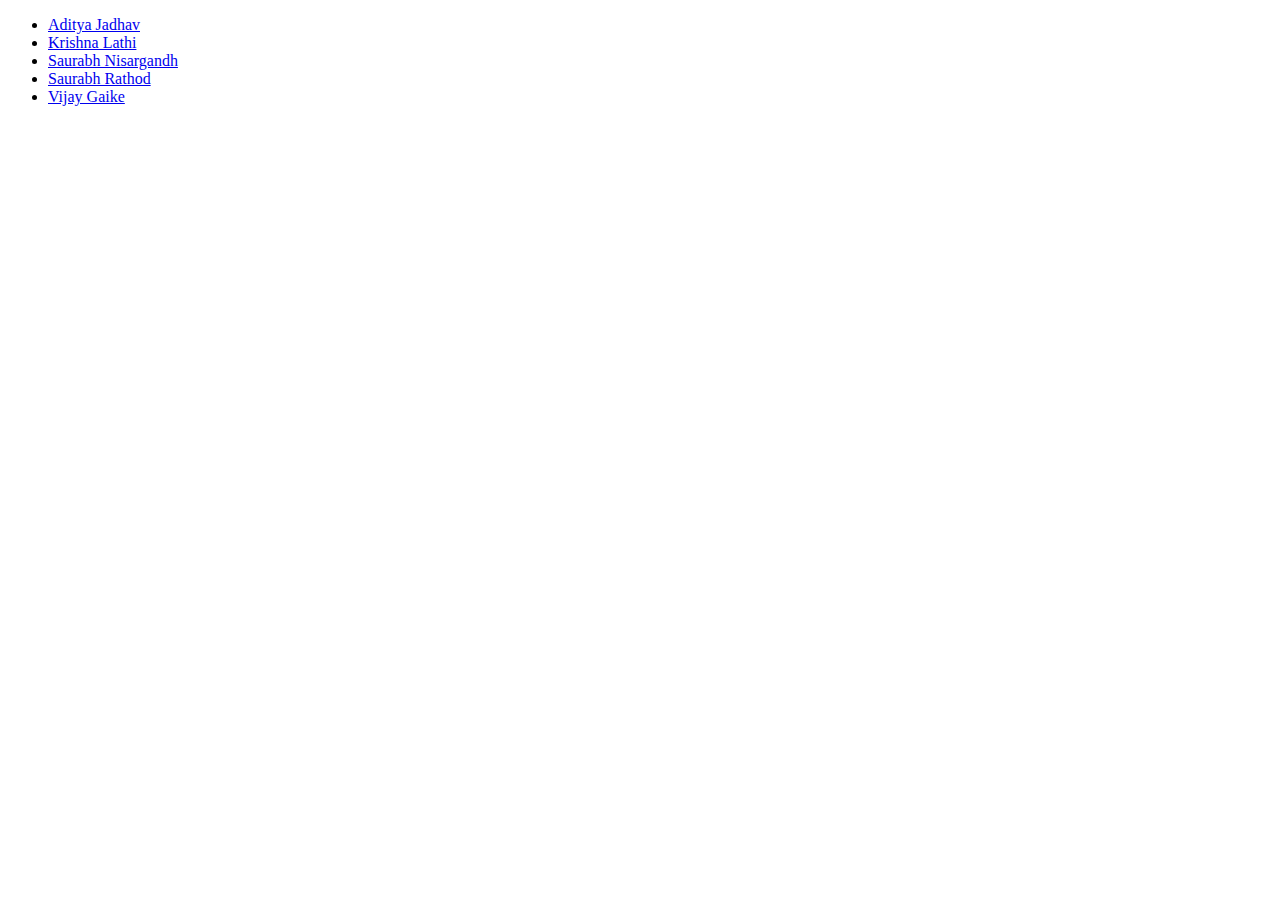
<file: index.html>
<!DOCTYPE html>
<html lang="en">
<head>
  <meta charset="UTF-8">
  <meta name="viewport" content="width=device-width, initial-scale=1.0"> <!-- displays site properly based on user's device -->

  <link rel="icon" type="image/png" sizes="32x32" href="./images/favicon-32x32.png">
  
  <title>Frontend Mentor | Base Apparel coming soon page</title>

</head>
<body>
  <div>
    <ul>
      <li><a href="./members/aditya_jadhav/index.html">Aditya Jadhav</a></li>
      <li><a href="./members/krishna_lathi/index.html">Krishna Lathi</a></li>
      <li><a href="#">Saurabh Nisargandh</a></li>
      <li><a href="./members/saurabh_rathod/index.html">Saurabh Rathod</a></li>
      <li><a href="./members/vijay_gaike/index.html">Vijay Gaike</a></li>
    </ul>
  </div>
</body>
</html>
</file>
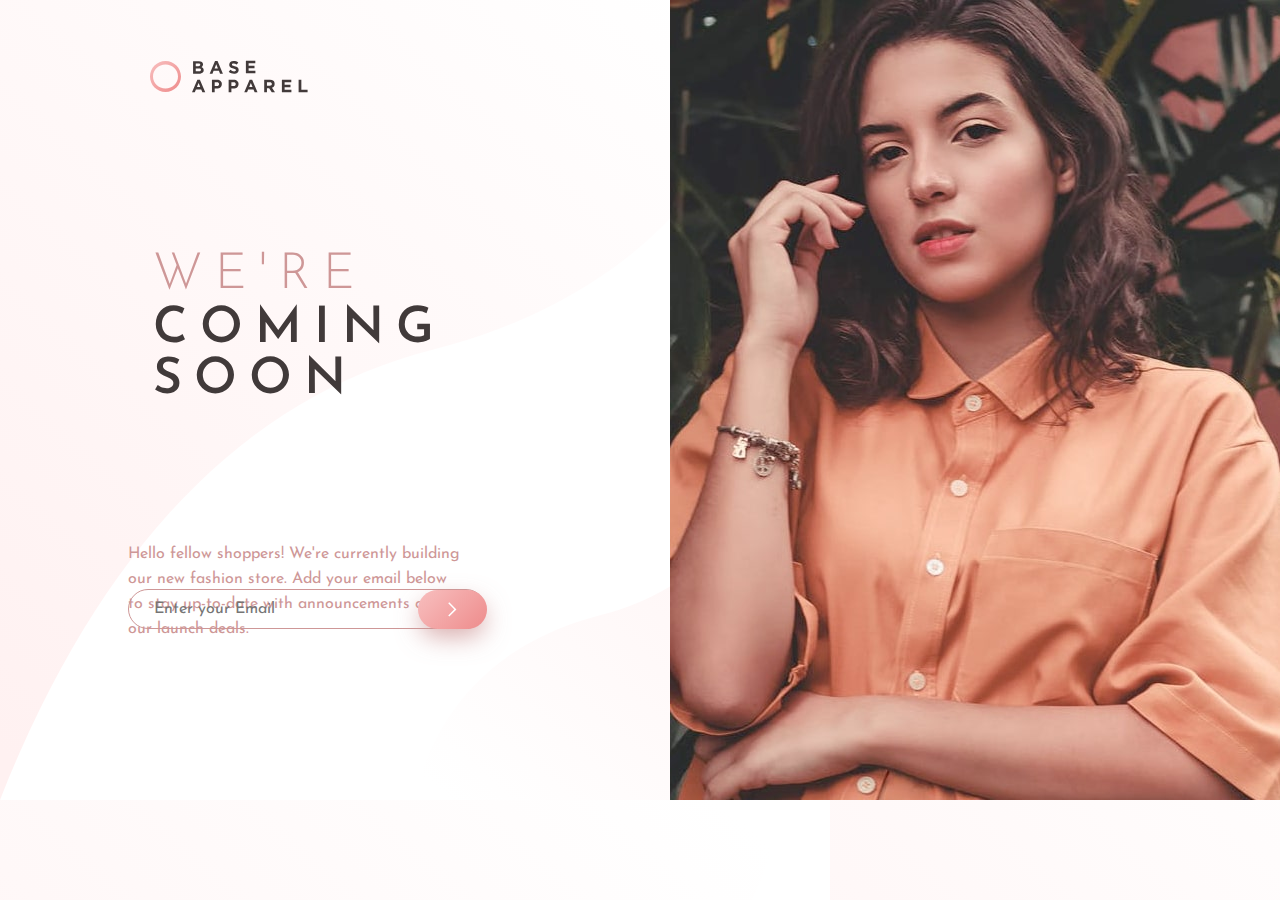
<file: members/aditya_jadhav/index.html>
<!DOCTYPE html>
<html lang="en">
<head>
    <meta charset="UTF-8">
    <link rel="preconnect" href="https://fonts.googleapis.com">
    <link rel="preconnect" href="https://fonts.gstatic.com" crossorigin>
    <link href="https://fonts.googleapis.com/css2?family=Josefin+Sans:wght@300&display=swap" rel="stylesheet">
    <link href="https://fonts.googleapis.com/css2?family=Josefin+Sans:wght@400&display=swap" rel="stylesheet">
    <link href="https://fonts.googleapis.com/css2?family=Josefin+Sans:wght@600&display=swap" rel="stylesheet">
    <meta name="viewport" content="width=device-width, initial-scale=1.0">
    <link rel="stylesheet" href="./style.css">
    <title>Document</title>
</head>
<body>
    <div>
        <div class="logo"> <img src="../../assets/images/logo.svg" alt="logo image"></div>

        <div class="head">
            <h1>WE'RE</h1>
            <h1><span class="span">COMING<br>SOON</span></h1>
        </div>
        <div class="para">
            <p>Hello fellow shoppers! We're currently building our new fashion store. Add your email below to stay up-to-date with announcements and our launch deals.</p>
        </div>


        <div class="btn"> 
            <div action="" class="searchbar">
                <input type="text" placeholder="Enter your Email" class="input-mail" >
                <button type="submit" id="next-button"><img src="../../assets/images/icon-arrow.svg"></button>
            </div>
            </div>
        
    </div> 

    <div class="sideimg"> <img src="../../assets/images/hero-desktop.jpg" alt=""></div>
    
    
    
    
</body>
</html>
</file>
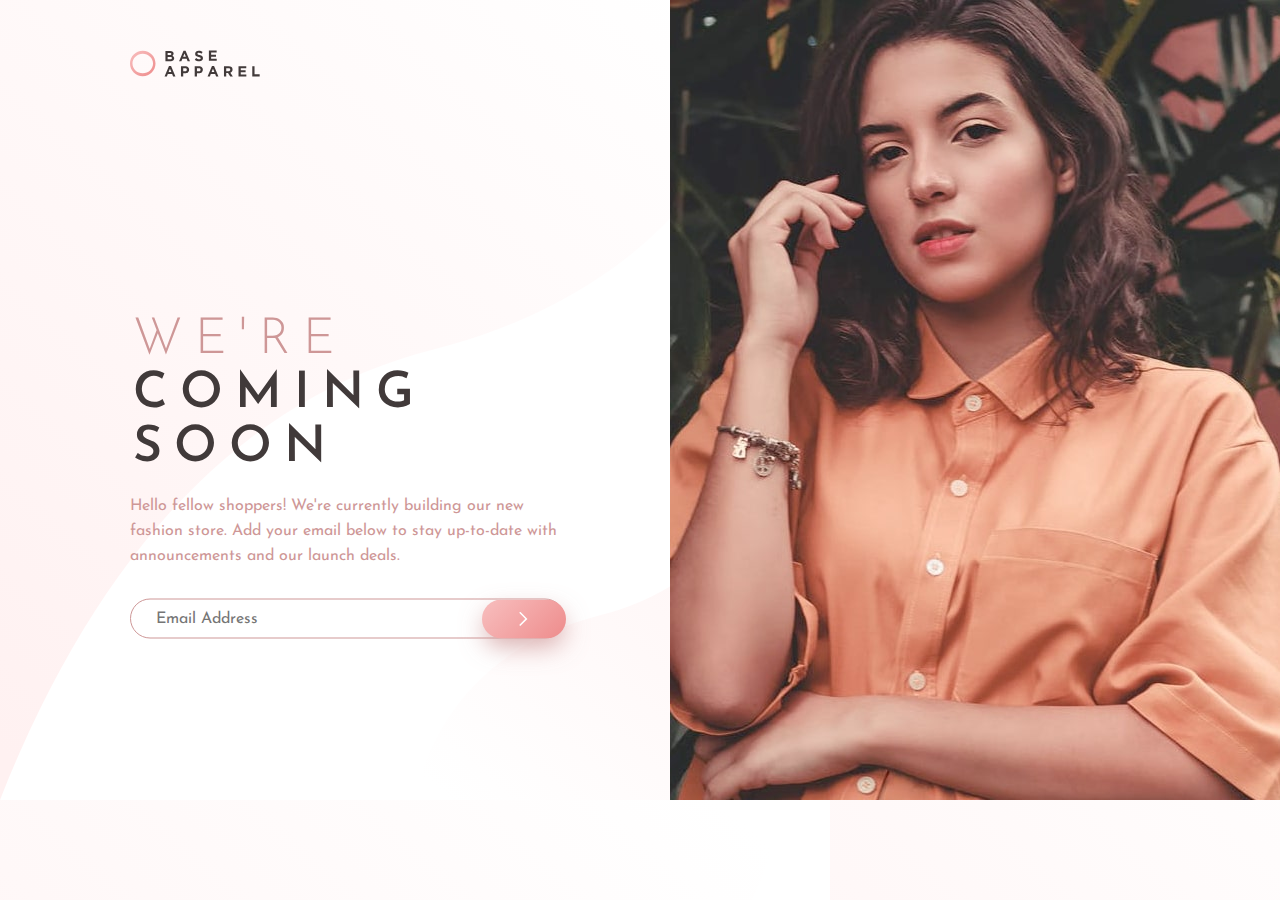
<file: members/vijay_gaike/index.html>
<!DOCTYPE html>
<html lang="en">
<head>
    <meta charset="UTF-8">
    <link rel="preconnect" href="https://fonts.googleapis.com">
    <link rel="preconnect" href="https://fonts.gstatic.com" crossorigin>
    <link href="https://fonts.googleapis.com/css2?family=Josefin+Sans:wght@300&family=Outfit:wght@100&display=swap" rel="stylesheet">
    <link href="https://fonts.googleapis.com/css2?family=Josefin+Sans:wght@400&family=Outfit:wght@100&display=swap" rel="stylesheet">
    <link href="https://fonts.googleapis.com/css2?family=Josefin+Sans:wght@600&family=Outfit:wght@100&display=swap" rel="stylesheet">
    <meta name="viewport" content="width=device-width, initial-scale=1.0">
    <link rel="stylesheet" href="./style.css">
    <title>Document</title>
</head>
<body>

    <section class="container">
        <div class="text-content">
            <div class="head">
                <img src="../../assets/images/logo.svg" alt="logo">
            </div>

            <div class="desc">
                <h2>
                    <span id="we-are">WE'RE</span>
                </h2>
                <h2>COMING</h2>
                <h2>SOON</h2>

                <p>
                    Hello fellow shoppers! We're currently building our new fashion store. Add your email below to stay up-to-date with announcements and our launch deals.
                </p>

                <div class="user-input">
                    <input type="email" placeholder="Email Address" class="email-input">
                    <button id="next-button">
                        <img src="../../assets/images/icon-arrow.svg" alt="">
                    </button>
                </div>
            </div>

            
        </div>

        <div class="lady-image">
            <img src="../../assets/images/hero-desktop.jpg" alt="lady">
        </div>
    </section>
    
</body>
</html>
</file>
<file: members/aditya_jadhav/style.css>
*{
    margin: 0;
    padding: 0;
    box-sizing: border-box;
    
}

body{
    height: 100vh;
    background-image: url("../../assets/images/bg-pattern-desktop.svg");
    position: relative;
    display: grid;
    grid-template-columns: 1fr 1fr;
}

.logo{
    padding-top : 60px;
    padding-left: 150px;
    max-width: 20%;
}

.sideimg{
    max-width: 100%;
    max-height: 100vh;
    position: absolute;
    right: 0;
}

.head{
    padding: 150px;
}

.head > h1{
    position: relative;
    color: hsl(0, 36%, 70%);
    font-weight: 300;
    font-family: Josefin Sans;
    font-size: 50px;
    margin: 3px;
    letter-spacing: 12px;
}

.head > h1 > span{
    color: hsl(0, 6%, 24%);
    font-weight: 600;
}

.para{
    max-width: 26%;
    position: absolute;
    left: 10%;
    top: 58%;
    color: hsl(0, 36%, 70%);
    font-family: Josefin Sans;
    font-size: 16px;
    font-weight: 400;
    margin-top: 20px;
    line-height: 25px;
}

.searchbar{
    position: relative;
    left: 20%;
    top: 80%;

    margin-top: 30px;
    max-width: 56%;
    height: 40px;
    border-radius: 20px;
    background-color: transparent;
    border: 1px solid hsl(0, 36%, 70%);
    position: relative;
    display: grid;
    grid-template-columns: 1fr 0.25fr;
    padding-left: 15px;
    
}

#next-button{
    appearance:none;
    -webkit-appearance:none;
    height: 100%;
    border:none;
    color:#fff;
    background-image: linear-gradient(135deg, hsl(0, 80%, 86%), hsl(0, 74%, 74%));
    font-weight:600;
    border-radius:20px;
    height: calc(100% + 1px);
    box-shadow: 0 10px 25px -2px hsla(0, 36%, 70%, 0.767);
    position: relative;
    top: -1%;
    left: 2%;
}

#next-button:hover{
    cursor: pointer;
    height: calc(100% + 3px);
    top: -3%;
    left: 3%;
    box-shadow: 0 10px 10px -1px hsla(0, 36%, 70%, 0.767);
}

#next-button > img{
    height: calc(100% - 24px);
    vertical-align: middle;
}

.input-mail{
    padding: 10px;
    border: 0;
    font-family: Josefin Sans;
    font-size: 16px;
    font-weight: 400;
    background-color: transparent;
}

.input-mail:focus{
    outline: none;
}
</file>
<file: members/vijay_gaike/style.css>
*{
    padding: 0;
    margin: 0;
    box-sizing: border-box;
}

html,
body {
  margin: 0px;
  height: 100%;
}

.container{
    display: grid;
    grid-template-columns: 1fr 1fr;
    background-image: url(../../assets/images/bg-pattern-desktop.svg);
    height: 100vh;
    position: relative;
}

.head > img {
    width: 130px;
}

.lady-image > img {
    max-width: 100%;
    max-height: 100vh;
    position: absolute;
    right: 0;
}

.text-content{
    max-width: 870px;
    margin-top: 50px;
    margin-left: 130px;
    position:absolute;
    top:0px;
    right:0px;
    bottom:0px;
    left:0px;
}
.desc{
    max-width: 50%;
    position: absolute;
    top: 50%;
    translate: 0% -50%;
}

.desc > h2{
    color: hsl(0, 6%, 24%);
    font-family: Josefin Sans;
    font-weight: 600;
    font-size: 50px;
    margin: 3px;
    letter-spacing: 12px;
}

#we-are{
    color: hsl(0, 36%, 70%);
    font-weight: 300;
}

.desc > p{
    color: hsl(0, 36%, 70%);
    font-family: Josefin Sans;
    font-size: 16px;
    font-weight: 400;
    margin-top: 20px;
    line-height: 25px;

}

.user-input{
    margin-top: 30px;
    width: 100%;
    height: 40px;
    border-radius: 20px;
    background-color: transparent;
    border: 1px solid hsl(0, 36%, 70%);
    position: relative;
    display: grid;
    grid-template-columns: 1fr 0.25fr;
    padding-left: 15px;
}

#next-button{
    appearance:none;
    -webkit-appearance:none;
    height: 100%;
    border:none;
    color:#fff;
    background-image: linear-gradient(135deg, hsl(0, 80%, 86%), hsl(0, 74%, 74%));
    font-weight:600;
    border-radius:20px;
    height: calc(100% + 1px);
    box-shadow: 0 10px 25px -2px hsla(0, 36%, 70%, 0.767);
    position: relative;
    top: -1%;
    left: 2%;
}

#next-button:hover{
    cursor: pointer;
    height: calc(100% + 3px);
    top: -3%;
    left: 3%;
    box-shadow: 0 10px 10px -1px hsla(0, 36%, 70%, 0.767);
}

#next-button > img{
    height: calc(100% - 24px);
    vertical-align: middle;
}

.email-input{
    padding: 10px;
    border: 0;
    font-family: Josefin Sans;
    font-size: 16px;
    font-weight: 400;
    background-color: transparent;
}

.email-input:focus{
    outline: none;
}
</file>
